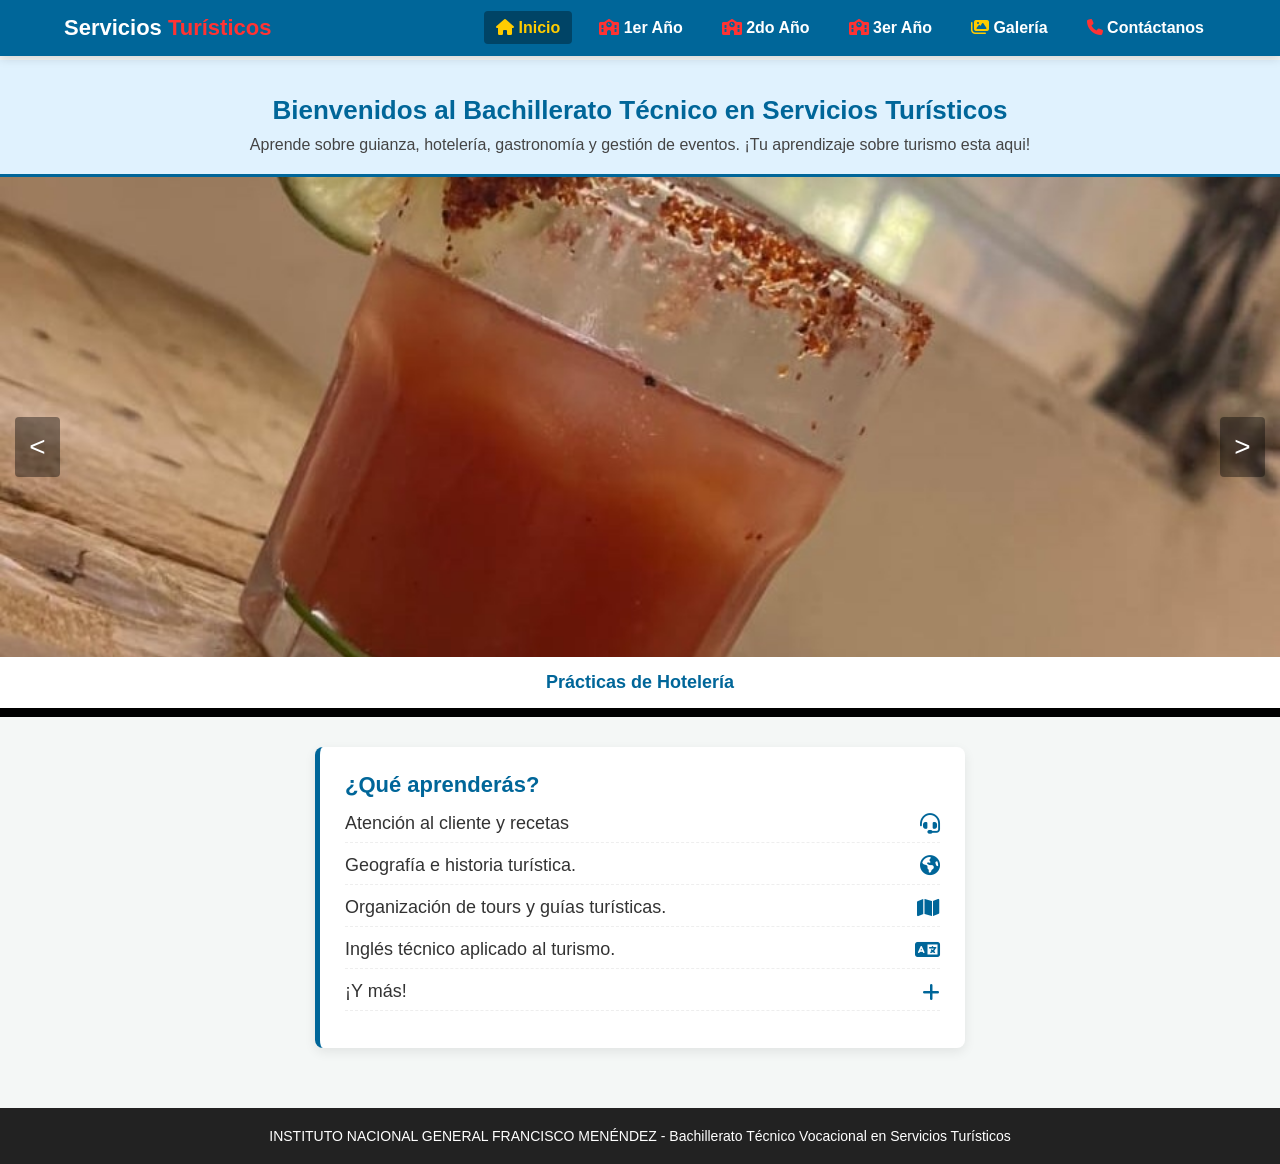
<file: index.html>
<!DOCTYPE html>
<html lang="es">
<head>
    <meta charset="UTF-8">
    <meta name="viewport" content="width=device-width, initial-scale=1.0">
    <title>Bachillerato en Servicios Turísticos</title>
    <link rel="stylesheet" href="https://cdnjs.cloudflare.com/ajax/libs/font-awesome/6.5.1/css/all.min.css">
    <link rel="stylesheet" href="css/style.css">
</head>
<body>

    <header>
        <div class="logo">
            <h1>Servicios <span>Turísticos</span></h1>
        </div>
        <nav>
            <ul>
                <li><a href="index.html"><i class="fa-solid fa-house"></i> Inicio</a></li>
                <li><a href="primer-año.html"><i class="fa-solid fa-school"></i> 1er Año</a></li>
                <li><a href="segundo-año.html"><i class="fa-solid fa-school"></i> 2do Año</a></li>
                <li><a href="tercer-año.html"><i class="fa-solid fa-school"></i> 3er Año</a></li>
                <li><a href="Galeria.html"><i class="fa-solid fa-images"></i> Galería</a></li>
                <li><a href="contactanos.html"><i class="fa-solid fa-phone"></i> Contáctanos</a></li>
            </ul>
        </nav>
    </header>

    <section class="hero">
        <h2>Bienvenidos al Bachillerato Técnico en Servicios Turísticos</h2>
        <p>Aprende sobre guianza, hotelería, gastronomía y gestión de eventos. ¡Tu aprendizaje sobre turismo esta aqui!</p>
    </section>

    <section class="galeria">
        
        <div class="carrusel">
            <button class="btn-carrusel" id="btn-anterior"><</button>
            
            <div class="contenedor-diapositivas">
                <div class="diapositiva activa">
                    <img src="imagenes/bebida.jpeg" alt="Hotelería">
                    <p>Prácticas de Hotelería</p>
                </div>
                <div class="diapositiva">
                    <img src="imagenes/cocina.jpeg" alt="Gastronomía">
                    <p>Servicio de Alimentos y Bebidas</p>
                </div>
                <div class="diapositiva">
                    <img src="imagenes/organizacion.jpeg" alt="Guianza">
                    <p>Organización correcta de platos y manteles</p>
                </div>
                <div class="diapositiva">
                    <img src="imagenes/WhatsApp Image 2026-09-18 at 7.20.49 AM.jpeg" alt="Eventos">
                    <p>Socialización con los compañeros</p>
                </div>
            </div>

            <button class="btn-carrusel" id="btn-siguiente">></button>
        </div>
    </section>

    <section class="aprenderas">
        <div class="info">
            <h3>¿Qué aprenderás?</h3>
            <ul>
                <li>Atención al cliente y recetas <i class="fa-solid fa-headset"></i></li> 
                <li>Geografía e historia turística. <i class="fa-solid fa-earth-americas"></i></li>
                <li>Organización de tours y guías turísticas. <i class="fa-solid fa-map"></i></li>
                <li>Inglés técnico aplicado al turismo. <i class="fa-solid fa-language"></i></li>
                <li>¡Y más! <i class="fa-solid fa-plus"></i></li>
            </ul>
        </div>
    </section>

    <footer>
        <p>INSTITUTO NACIONAL GENERAL FRANCISCO MENÉNDEZ - Bachillerato Técnico Vocacional en Servicios Turísticos</p>
    </footer>

    <script src="js/app.js"></script>
</body>
</html>
</file>
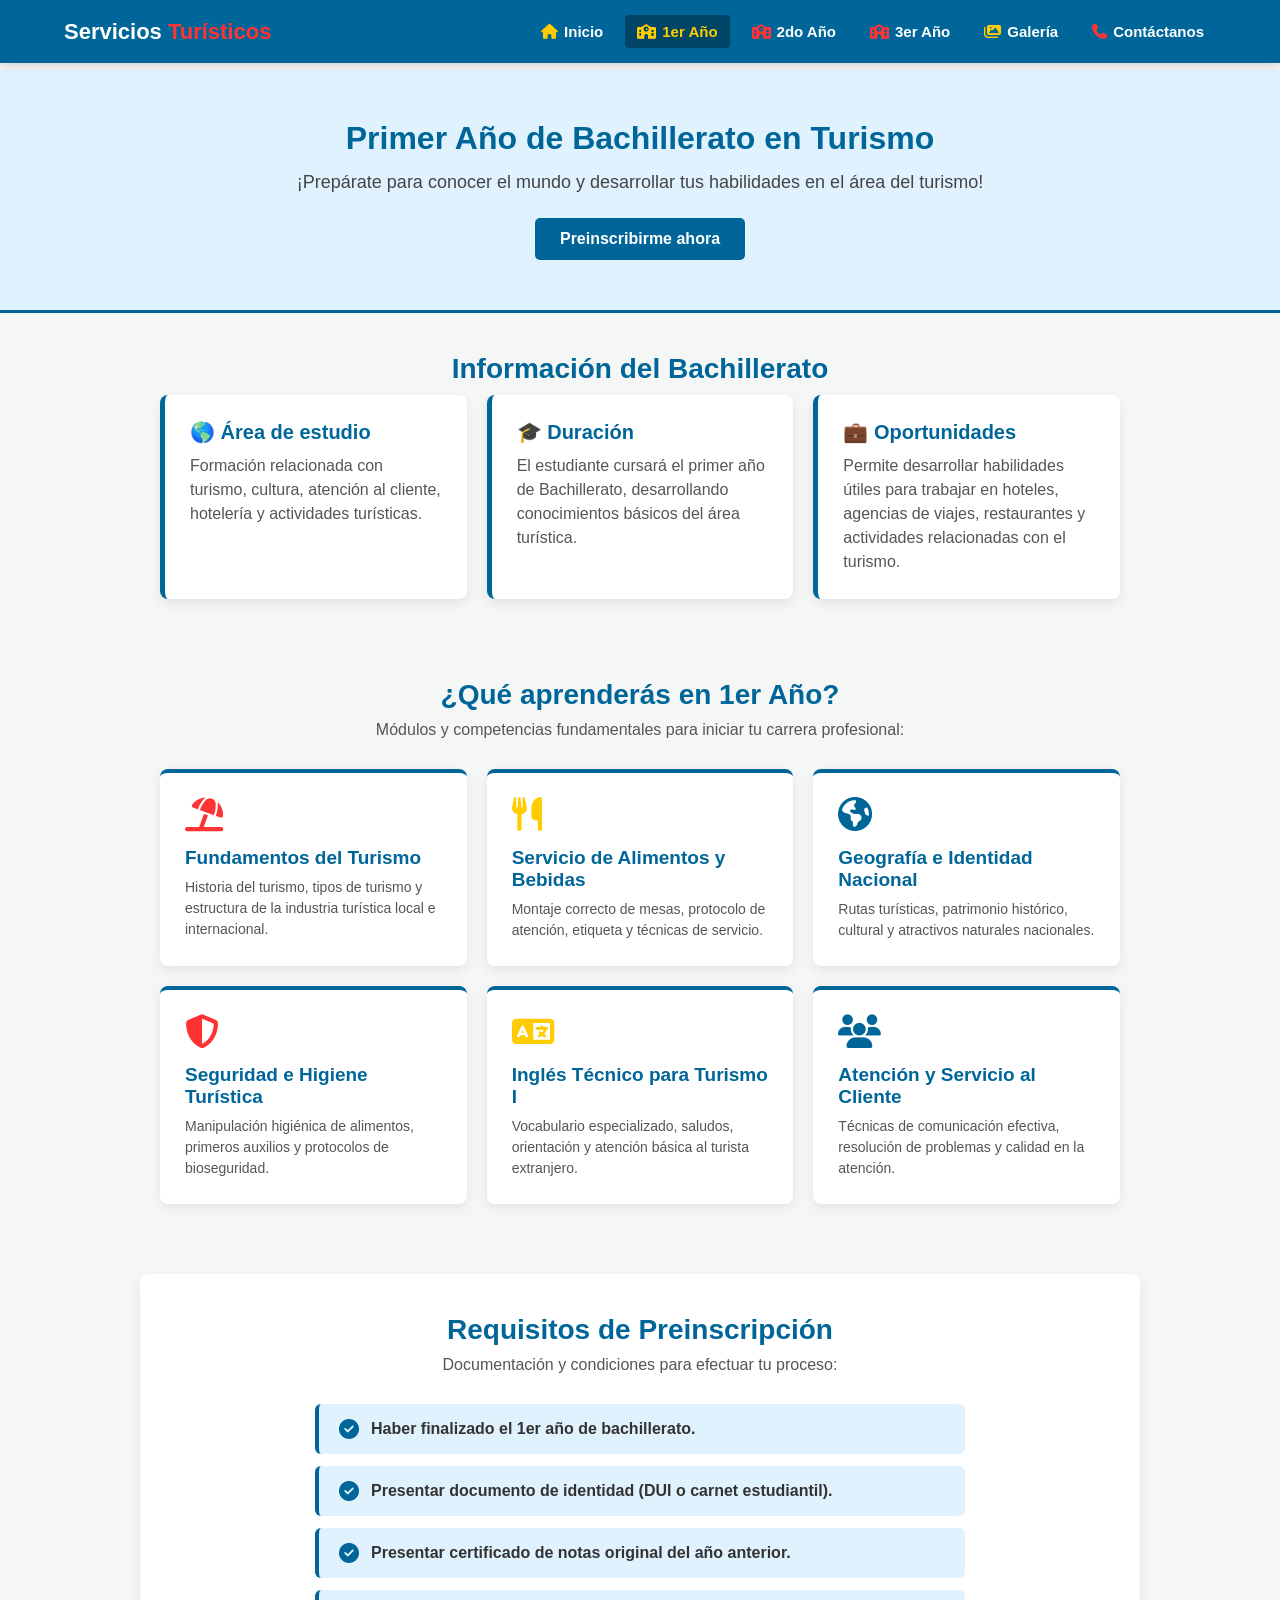
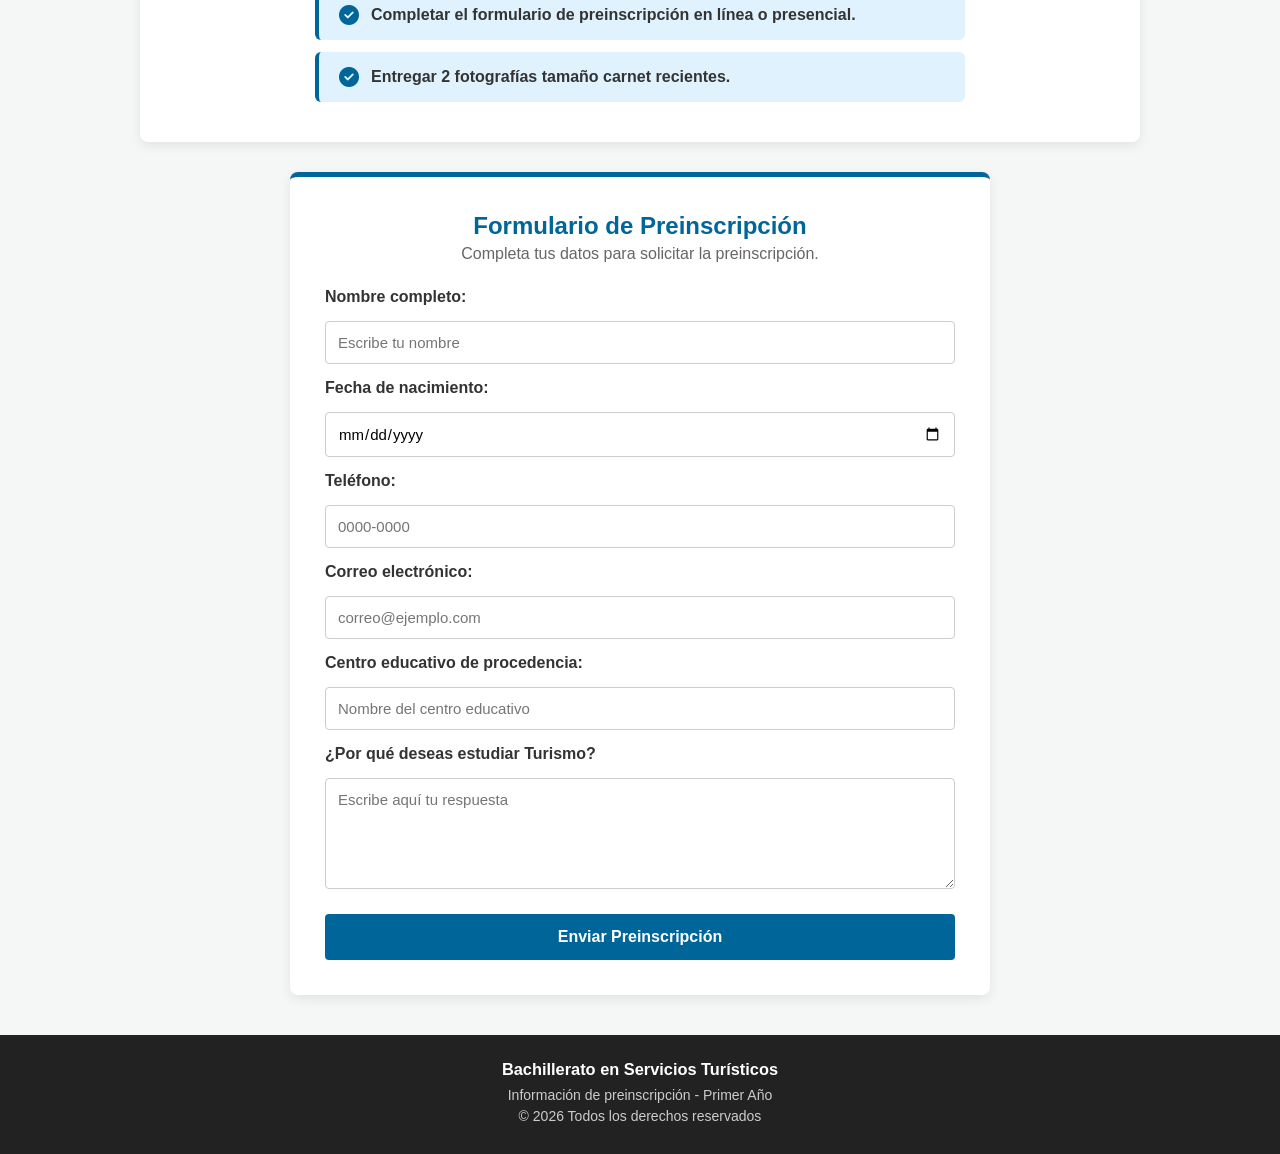
<file: primer-año.html>
<!DOCTYPE html>
<html lang="es">
<head>
    <meta charset="UTF-8">
    <meta name="viewport" content="width=device-width, initial-scale=1.0">
    <title>Preinscripción - Bachillerato en Turismo</title>
    <link rel="stylesheet" href="https://cdnjs.cloudflare.com/ajax/libs/font-awesome/6.5.1/css/all.min.css">
    <link rel="stylesheet" href="css/estilos.css">
</head>

<body>

    <header>
        <div class="logo">
            <h1>Servicios <span>Turísticos</span></h1>
        </div>

        <nav>
            <a href="index.html"><i class="fa-solid fa-house"></i> Inicio</a>
            <a href="primer-año.html" class="active"><i class="fa-solid fa-school"></i> 1er Año</a>
            <a href="segundo-año.html"><i class="fa-solid fa-school"></i> 2do Año</a>
            <a href="tercer-año.html"><i class="fa-solid fa-school"></i> 3er Año</a>
            <a href="Galeria.html"><i class="fa-solid fa-images"></i> Galería</a>
            <a href="contactanos.html"><i class="fa-solid fa-phone"></i> Contáctanos</a>
        </nav>
    </header>

    <section id="inicio" class="inicio">
        <div class="contenido">
            <h1>Primer Año de Bachillerato en Turismo</h1>
            <p>
                ¡Prepárate para conocer el mundo y desarrollar tus habilidades
                en el área del turismo!
            </p>

            <a href="#preinscripcion" class="boton">
                Preinscribirme ahora
            </a>
        </div>
    </section>

    <section id="informacion" class="seccion">
        <h2>Información del Bachillerato</h2>

        <div class="tarjetas">

            <div class="tarjeta">
                <h3>🌎 Área de estudio</h3>
                <p>
                    Formación relacionada con turismo, cultura, atención al
                    cliente, hotelería y actividades turísticas.
                </p>
            </div>

            <div class="tarjeta">
                <h3>🎓 Duración</h3>
                <p>
                    El estudiante cursará el primer año de Bachillerato,
                    desarrollando conocimientos básicos del área turística.
                </p>
            </div>

            <div class="tarjeta">
                <h3>💼 Oportunidades</h3>
                <p>
                    Permite desarrollar habilidades útiles para trabajar en
                    hoteles, agencias de viajes, restaurantes y actividades
                    relacionadas con el turismo.
                </p>
            </div>

        </div>
    </section>


    <section class="seccion">
        <h2>¿Qué aprenderás en 1er Año?</h2>
        <p class="subtitulo-seccion">Módulos y competencias fundamentales para iniciar tu carrera profesional:</p>

        <div class="materias">
            <div>
                <i class="fa-solid fa-umbrella-beach"></i>
                <h4>Fundamentos del Turismo</h4>
                <p>Historia del turismo, tipos de turismo y estructura de la industria turística local e internacional.</p>
            </div>
            <div>
                <i class="fa-solid fa-utensils"></i>
                <h4>Servicio de Alimentos y Bebidas</h4>
                <p>Montaje correcto de mesas, protocolo de atención, etiqueta y técnicas de servicio.</p>
            </div>
            <div>
                <i class="fa-solid fa-earth-americas"></i>
                <h4>Geografía e Identidad Nacional</h4>
                <p>Rutas turísticas, patrimonio histórico, cultural y atractivos naturales nacionales.</p>
            </div>
            <div>
                <i class="fa-solid fa-shield-halved"></i>
                <h4>Seguridad e Higiene Turística</h4>
                <p>Manipulación higiénica de alimentos, primeros auxilios y protocolos de bioseguridad.</p>
            </div>
            <div>
                <i class="fa-solid fa-language"></i>
                <h4>Inglés Técnico para Turismo I</h4>
                <p>Vocabulario especializado, saludos, orientación y atención básica al turista extranjero.</p>
            </div>
            <div>
                <i class="fa-solid fa-users"></i>
                <h4>Atención y Servicio al Cliente</h4>
                <p>Técnicas de comunicación efectiva, resolución de problemas y calidad en la atención.</p>
            </div>
        </div>
    </section>

    <section id="requisitos" class="seccion requisitos">
    <h2>Requisitos de Preinscripción</h2>
    <p class="subtitulo-seccion">Documentación y condiciones para efectuar tu proceso:</p>

    <ul>
        <li><i class="fa-solid fa-circle-check"></i> Haber finalizado el 1er año de bachillerato.</li>
        <li><i class="fa-solid fa-circle-check"></i> Presentar documento de identidad (DUI o carnet estudiantil).</li>
        <li><i class="fa-solid fa-circle-check"></i> Presentar certificado de notas original del año anterior.</li>
        <li><i class="fa-solid fa-circle-check"></i> Completar el formulario de preinscripción en línea o presencial.</li>
        <li><i class="fa-solid fa-circle-check"></i> Entregar 2 fotografías tamaño carnet recientes.</li>
    </ul>
    </section>

    <section id="preinscripcion" class="formulario">
        <h2>Formulario de Preinscripción</h2>
        <p>Completa tus datos para solicitar la preinscripción.</p>

        <form>

            <label for="nombre">Nombre completo:</label>
            <input type="text" id="nombre" placeholder="Escribe tu nombre" required>

            <label for="fecha">Fecha de nacimiento:</label>
            <input type="date" id="fecha" required>

            <label for="telefono">Teléfono:</label>
            <input type="tel" id="telefono" placeholder="0000-0000" required>

            <label for="correo">Correo electrónico:</label>
            <input type="email" id="correo" placeholder="correo@ejemplo.com" required>

            <label for="colegio">Centro educativo de procedencia:</label>
            <input type="text" id="colegio" placeholder="Nombre del centro educativo">

            <label for="comentario">¿Por qué deseas estudiar Turismo?</label>
            <textarea id="comentario" rows="5" placeholder="Escribe aquí tu respuesta"></textarea>

            <button type="submit">Enviar Preinscripción</button>

        </form>
    </section>

    <footer>
        <h3>Bachillerato en Servicios Turísticos</h3>
        <p>Información de preinscripción - Primer Año</p>
        <p>© 2026 Todos los derechos reservados</p>
    </footer>

</body>
</html>
</file>
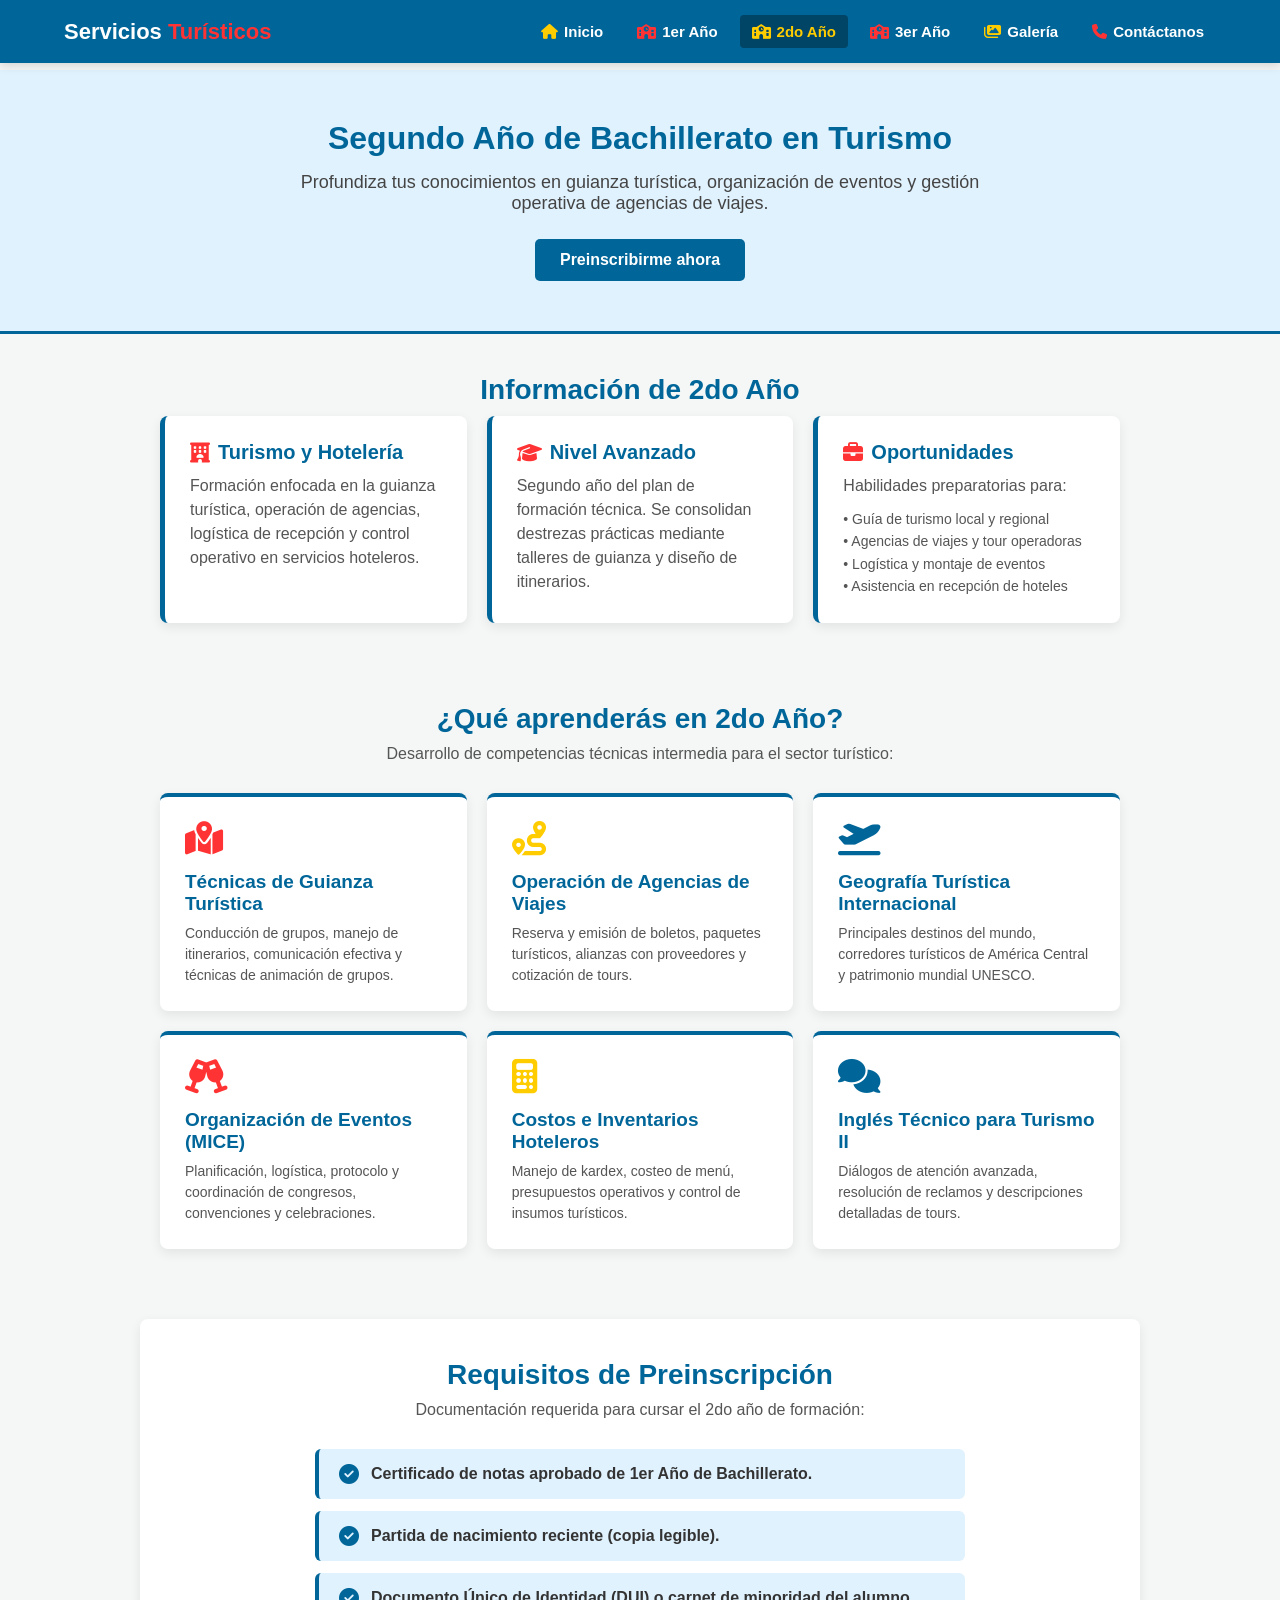
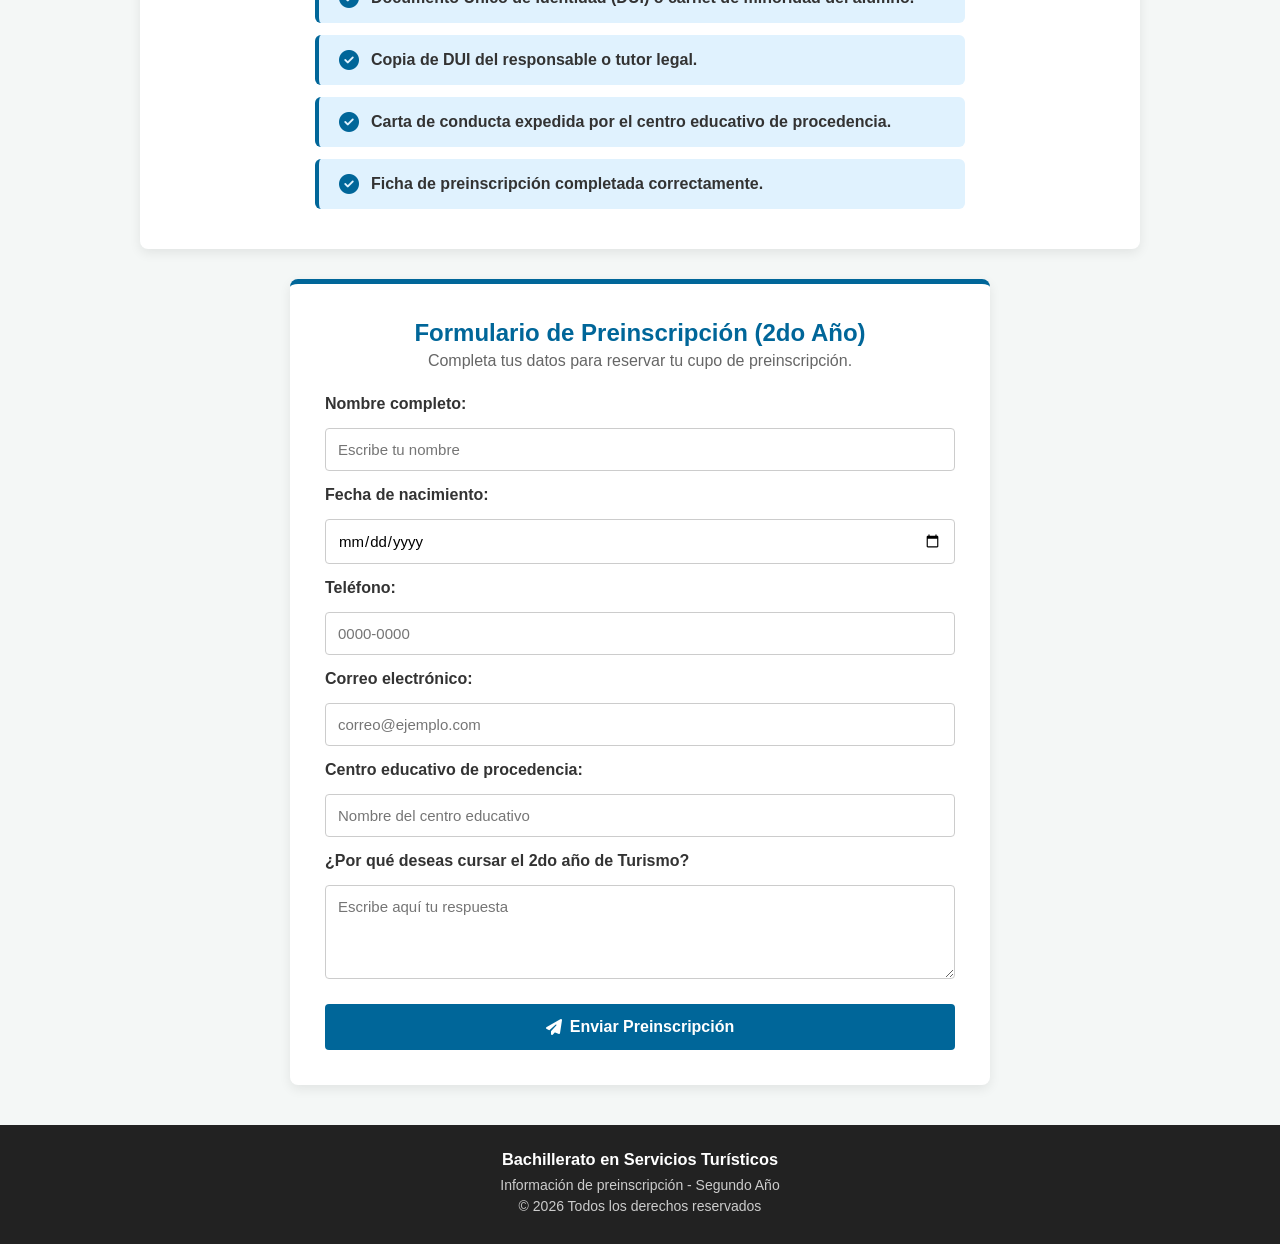
<file: segundo-año.html>
<!DOCTYPE html>
<html lang="es">
<head>
    <meta charset="UTF-8">
    <meta name="viewport" content="width=device-width, initial-scale=1.0">
    <title>2do Año - Bachillerato en Turismo</title>
    <link rel="stylesheet" href="https://cdnjs.cloudflare.com/ajax/libs/font-awesome/6.5.1/css/all.min.css">
    <link rel="stylesheet" href="css/estilos.css">
</head>

<body>

    <header>
        <div class="logo">
            <h1>Servicios <span>Turísticos</span></h1>
        </div>

        <nav>
            <a href="index.html"><i class="fa-solid fa-house"></i> Inicio</a>
            <a href="primer-año.html"><i class="fa-solid fa-school"></i> 1er Año</a>
            <a href="segundo-año.html" class="active"><i class="fa-solid fa-school"></i> 2do Año</a>
            <a href="tercer-año.html"><i class="fa-solid fa-school"></i> 3er Año</a>
            <a href="Galeria.html"><i class="fa-solid fa-images"></i> Galería</a>
            <a href="contactanos.html"><i class="fa-solid fa-phone"></i> Contáctanos</a>
        </nav>
    </header>

    <section id="inicio" class="inicio">
        <div class="contenido">
            <h1>Segundo Año de Bachillerato en Turismo</h1>
            <p>
                Profundiza tus conocimientos en guianza turística, organización de eventos 
                y gestión operativa de agencias de viajes.
            </p>

            <a href="#preinscripcion" id="btn-preinscribirme" class="boton">
                Preinscribirme ahora
            </a>
        </div>
    </section>

    <section id="informacion" class="seccion">
        <h2>Información de 2do Año</h2>

        <div class="tarjetas">

            <div class="tarjeta">
                <h3><i class="fa-solid fa-hotel"></i> Turismo y Hotelería</h3>
                <p>Formación enfocada en la guianza turística, operación de agencias, logística de recepción y control operativo en servicios hoteleros.</p>
            </div>

            <div class="tarjeta">
                <h3><i class="fa-solid fa-graduation-cap"></i> Nivel Avanzado</h3>
                <p>
                    Segundo año del plan de formación técnica. Se consolidan destrezas prácticas mediante talleres de guianza y diseño de itinerarios.
                </p>
            </div>

            <div class="tarjeta">
                <h3><i class="fa-solid fa-briefcase"></i> Oportunidades</h3>
                <p>
                    Habilidades preparatorias para:
                </p>
                <ul class="lista-tarjeta">
                    <li>• Guía de turismo local y regional</li>
                    <li>• Agencias de viajes y tour operadoras</li>
                    <li>• Logística y montaje de eventos</li>
                    <li>• Asistencia en recepción de hoteles</li>
                </ul>
            </div>

        </div>
    </section>

    <section class="seccion">
        <h2>¿Qué aprenderás en 2do Año?</h2>
        <p class="subtitulo-seccion">Desarrollo de competencias técnicas intermedia para el sector turístico:</p>

        <div class="materias">
            <div>
                <i class="fa-solid fa-map-location-dot"></i>
                <h4>Técnicas de Guianza Turística</h4>
                <p>Conducción de grupos, manejo de itinerarios, comunicación efectiva y técnicas de animación de grupos.</p>
            </div>
            <div>
                <i class="fa-solid fa-route"></i>
                <h4>Operación de Agencias de Viajes</h4>
                <p>Reserva y emisión de boletos, paquetes turísticos, alianzas con proveedores y cotización de tours.</p>
            </div>
            <div>
                <i class="fa-solid fa-plane-departure"></i>
                <h4>Geografía Turística Internacional</h4>
                <p>Principales destinos del mundo, corredores turísticos de América Central y patrimonio mundial UNESCO.</p>
            </div>
            <div>
                <i class="fa-solid fa-champagne-glasses"></i>
                <h4>Organización de Eventos (MICE)</h4>
                <p>Planificación, logística, protocolo y coordinación de congresos, convenciones y celebraciones.</p>
            </div>
            <div>
                <i class="fa-solid fa-calculator"></i>
                <h4>Costos e Inventarios Hoteleros</h4>
                <p>Manejo de kardex, costeo de menú, presupuestos operativos y control de insumos turísticos.</p>
            </div>
            <div>
                <i class="fa-solid fa-comments"></i>
                <h4>Inglés Técnico para Turismo II</h4>
                <p>Diálogos de atención avanzada, resolución de reclamos y descripciones detalladas de tours.</p>
            </div>
        </div>
    </section>

    <!-- SECCIÓN DE REQUISITOS AGREGADA -->
    <section id="requisitos" class="seccion requisitos">
        <h2>Requisitos de Preinscripción</h2>
        <p class="subtitulo-seccion">Documentación requerida para cursar el 2do año de formación:</p>

        <ul>
            <li><i class="fa-solid fa-circle-check"></i> Certificado de notas aprobado de 1er Año de Bachillerato.</li>
            <li><i class="fa-solid fa-circle-check"></i> Partida de nacimiento reciente (copia legible).</li>
            <li><i class="fa-solid fa-circle-check"></i> Documento Único de Identidad (DUI) o carnet de minoridad del alumno.</li>
            <li><i class="fa-solid fa-circle-check"></i> Copia de DUI del responsable o tutor legal.</li>
            <li><i class="fa-solid fa-circle-check"></i> Carta de conducta expedida por el centro educativo de procedencia.</li>
            <li><i class="fa-solid fa-circle-check"></i> Ficha de preinscripción completada correctamente.</li>
        </ul>
    </section>

    <section id="preinscripcion" class="formulario">
        <h2>Formulario de Preinscripción (2do Año)</h2>
        <p>Completa tus datos para reservar tu cupo de preinscripción.</p>

        <form id="form-preinscripcion">

            <label for="nombre">Nombre completo:</label>
            <input type="text" id="nombre" placeholder="Escribe tu nombre" required>

            <label for="fecha">Fecha de nacimiento:</label>
            <input type="date" id="fecha" required>

            <label for="telefono">Teléfono:</label>
            <input type="tel" id="telefono" placeholder="0000-0000" required>

            <label for="correo">Correo electrónico:</label>
            <input type="email" id="correo" placeholder="correo@ejemplo.com" required>

            <label for="colegio">Centro educativo de procedencia:</label>
            <input type="text" id="colegio" placeholder="Nombre del centro educativo" required>

            <label for="comentario">¿Por qué deseas cursar el 2do año de Turismo?</label>
            <textarea id="comentario" rows="4" placeholder="Escribe aquí tu respuesta" required></textarea>

            <button type="submit"><i class="fa-solid fa-paper-plane"></i> Enviar Preinscripción</button>

        </form>
    </section>

    <footer>
        <h3>Bachillerato en Servicios Turísticos</h3>
        <p>Información de preinscripción - Segundo Año</p>
        <p>© 2026 Todos los derechos reservados</p>
    </footer>
    <script src="js/apl.js"></script>
</body>
</html>
</file>
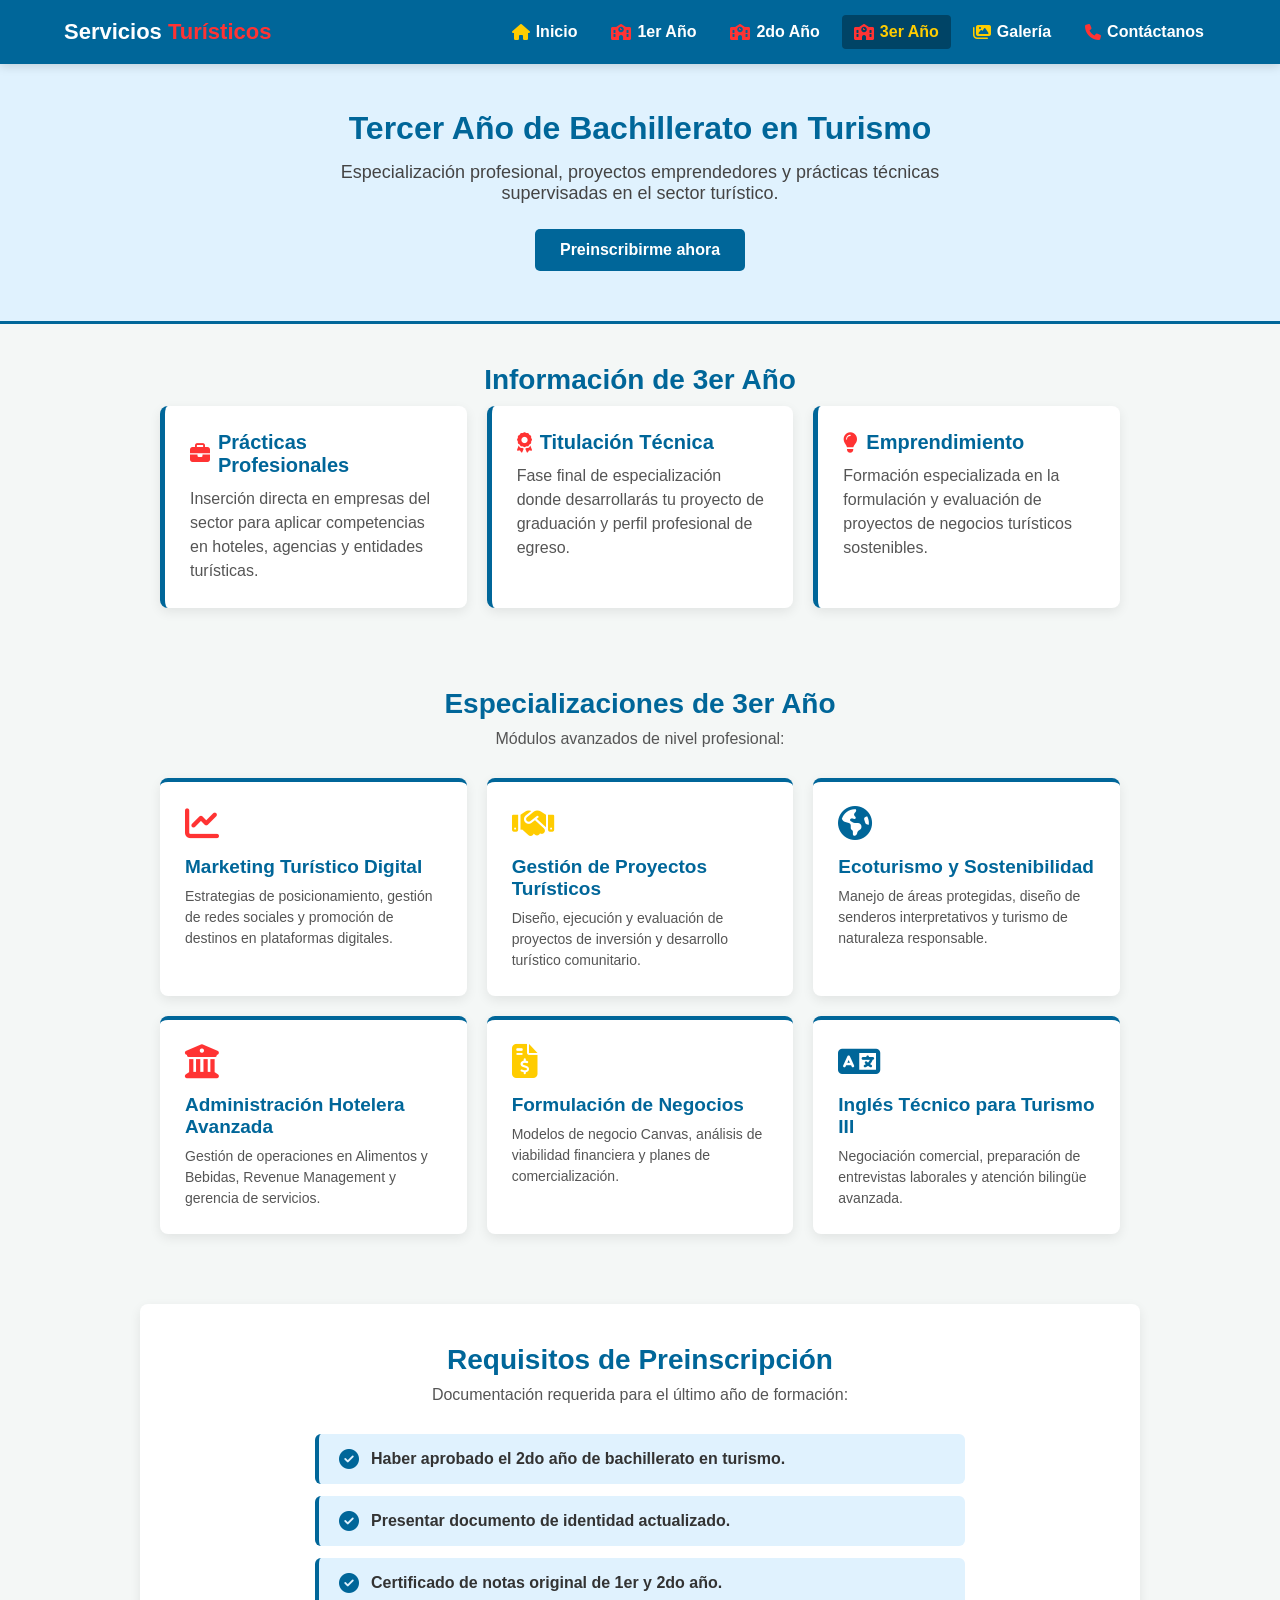
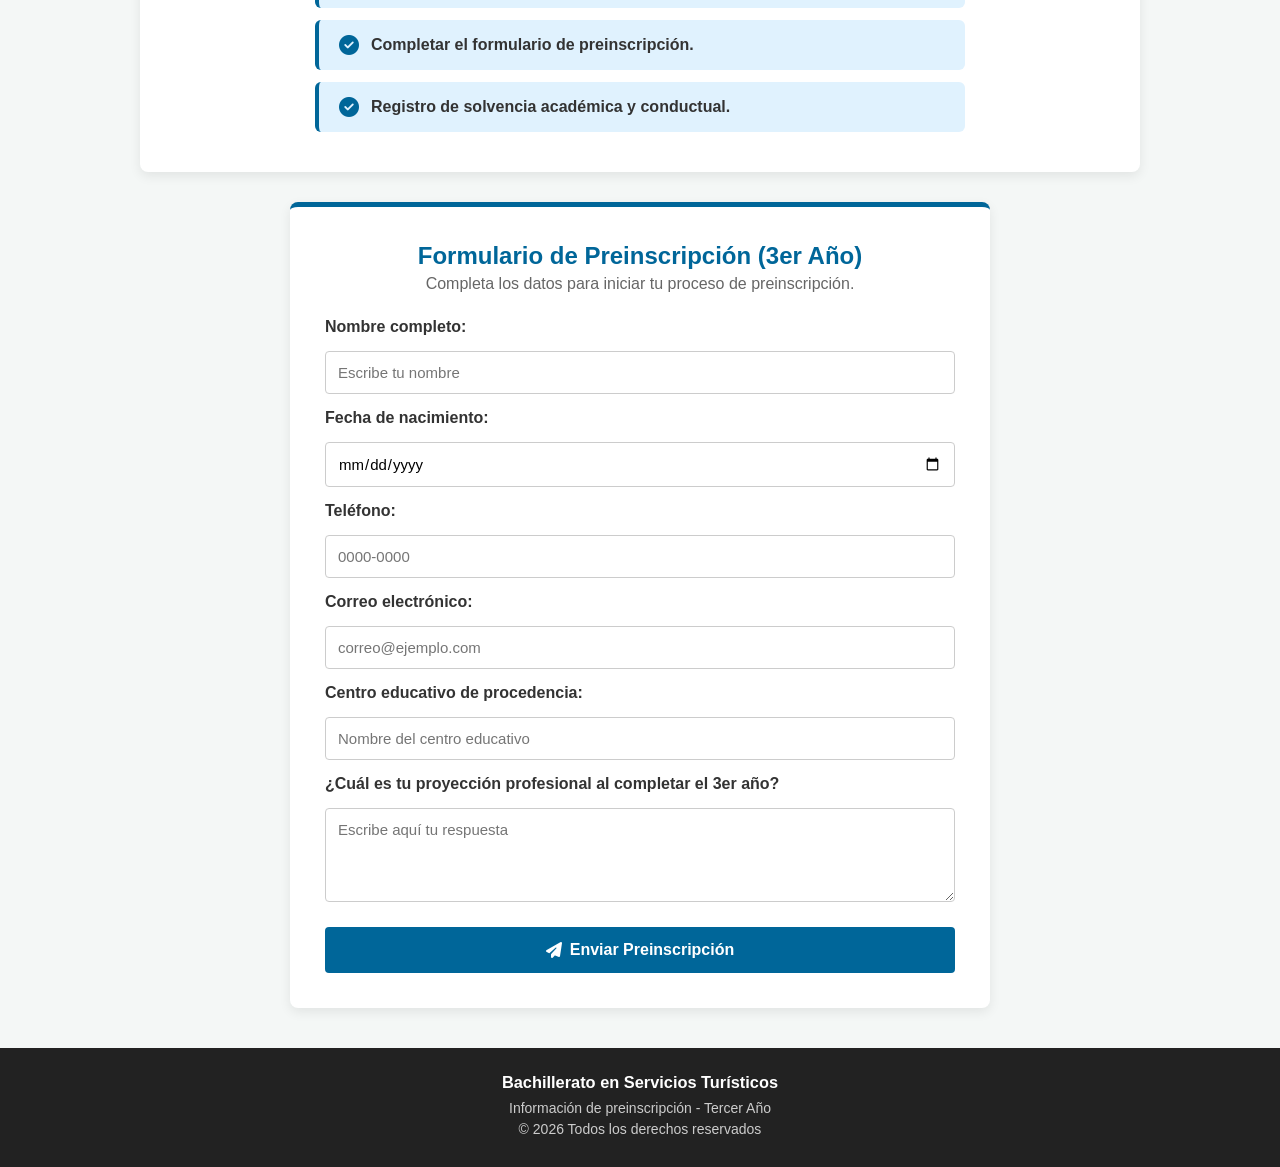
<file: tercer-año.html>
<!DOCTYPE html>
<html lang="es">
<head>
    <meta charset="UTF-8">
    <meta name="viewport" content="width=device-width, initial-scale=1.0">
    <title>3er Año - Bachillerato en Turismo</title>
    <link rel="stylesheet" href="https://cdnjs.cloudflare.com/ajax/libs/font-awesome/6.5.1/css/all.min.css">
    <link rel="stylesheet" href="css/estilo.css">
</head>
<body>

    <header>
        <div class="logo">
            <h1>Servicios <span>Turísticos</span></h1>
        </div>

        <nav>
            <ul>
                <li><a href="index.html"><i class="fa-solid fa-house"></i> Inicio</a></li>
                <li><a href="primer-año.html"><i class="fa-solid fa-school"></i> 1er Año</a></li>
                <li><a href="segundo-año.html"><i class="fa-solid fa-school"></i> 2do Año</a></li>
                <li><a href="tercer-año.html" class="active"><i class="fa-solid fa-school"></i> 3er Año</a></li>
                <li><a href="Galeria.html"><i class="fa-solid fa-images"></i> Galería</a></li>
                <li><a href="contactanos.html"><i class="fa-solid fa-phone"></i> Contáctanos</a></li>
            </ul>
        </nav>
    </header>

    <section id="inicio" class="hero">
        <div class="contenido">
            <h2>Tercer Año de Bachillerato en Turismo</h2>
            <p>Especialización profesional, proyectos emprendedores y prácticas técnicas supervisadas en el sector turístico.</p>
            <a href="#preinscripcion" id="btn-preinscribirme" class="boton">Preinscribirme ahora</a>
        </div>
    </section>

    <section id="informacion" class="seccion">
        <h2>Información de 3er Año</h2>
        <div class="tarjetas">
            <div class="tarjeta">
                <h3><i class="fa-solid fa-briefcase"></i> Prácticas Profesionales</h3>
                <p>Inserción directa en empresas del sector para aplicar competencias en hoteles, agencias y entidades turísticas.</p>
            </div>
            <div class="tarjeta">
                <h3><i class="fa-solid fa-award"></i> Titulación Técnica</h3>
                <p>Fase final de especialización donde desarrollarás tu proyecto de graduación y perfil profesional de egreso.</p>
            </div>
            <div class="tarjeta">
                <h3><i class="fa-solid fa-lightbulb"></i> Emprendimiento</h3>
                <p>Formación especializada en la formulación y evaluación de proyectos de negocios turísticos sostenibles.</p>
            </div>
        </div>
    </section>

    <section class="seccion">
        <h2>Especializaciones de 3er Año</h2>
        <p class="subtitulo-seccion">Módulos avanzados de nivel profesional:</p>

        <div class="materias">
            <div>
                <i class="fa-solid fa-chart-line"></i>
                <h4>Marketing Turístico Digital</h4>
                <p>Estrategias de posicionamiento, gestión de redes sociales y promoción de destinos en plataformas digitales.</p>
            </div>
            <div>
                <i class="fa-solid fa-handshake"></i>
                <h4>Gestión de Proyectos Turísticos</h4>
                <p>Diseño, ejecución y evaluación de proyectos de inversión y desarrollo turístico comunitario.</p>
            </div>
            <div>
                <i class="fa-solid fa-earth-americas"></i>
                <h4>Ecoturismo y Sostenibilidad</h4>
                <p>Manejo de áreas protegidas, diseño de senderos interpretativos y turismo de naturaleza responsable.</p>
            </div>
            <div>
                <i class="fa-solid fa-building-columns"></i>
                <h4>Administración Hotelera Avanzada</h4>
                <p>Gestión de operaciones en Alimentos y Bebidas, Revenue Management y gerencia de servicios.</p>
            </div>
            <div>
                <i class="fa-solid fa-file-invoice-dollar"></i>
                <h4>Formulación de Negocios</h4>
                <p>Modelos de negocio Canvas, análisis de viabilidad financiera y planes de comercialización.</p>
            </div>
            <div>
                <i class="fa-solid fa-language"></i>
                <h4>Inglés Técnico para Turismo III</h4>
                <p>Negociación comercial, preparación de entrevistas laborales y atención bilingüe avanzada.</p>
            </div>
        </div>
    </section>

    <section id="requisitos" class="seccion requisitos">
        <h2>Requisitos de Preinscripción</h2>
        <p class="subtitulo-seccion">Documentación requerida para el último año de formación:</p>

        <ul>
            <li><i class="fa-solid fa-circle-check"></i> Haber aprobado el 2do año de bachillerato en turismo.</li>
            <li><i class="fa-solid fa-circle-check"></i> Presentar documento de identidad actualizado.</li>
            <li><i class="fa-solid fa-circle-check"></i> Certificado de notas original de 1er y 2do año.</li>
            <li><i class="fa-solid fa-circle-check"></i> Completar el formulario de preinscripción.</li>
            <li><i class="fa-solid fa-circle-check"></i> Registro de solvencia académica y conductual.</li>
        </ul>
    </section>

    <section id="preinscripcion" class="formulario">
        <h2>Formulario de Preinscripción (3er Año)</h2>
        <p>Completa los datos para iniciar tu proceso de preinscripción.</p>

        <form id="form-preinscripcion">
            <label for="nombre">Nombre completo:</label>
            <input type="text" id="nombre" placeholder="Escribe tu nombre" required>

            <label for="fecha">Fecha de nacimiento:</label>
            <input type="date" id="fecha" required>

            <label for="telefono">Teléfono:</label>
            <input type="tel" id="telefono" placeholder="0000-0000" required>

            <label for="correo">Correo electrónico:</label>
            <input type="email" id="correo" placeholder="correo@ejemplo.com" required>

            <label for="colegio">Centro educativo de procedencia:</label>
            <input type="text" id="colegio" placeholder="Nombre del centro educativo">

            <label for="comentario">¿Cuál es tu proyección profesional al completar el 3er año?</label>
            <textarea id="comentario" rows="4" placeholder="Escribe aquí tu respuesta"></textarea>

            <button type="submit"><i class="fa-solid fa-paper-plane"></i> Enviar Preinscripción</button>
        </form>
    </section>

    <footer>
        <h3>Bachillerato en Servicios Turísticos</h3>
        <p>Información de preinscripción - Tercer Año</p>
        <p>© 2026 Todos los derechos reservados</p>
    </footer>
    <script src="js/ap.js"></script>
</body>
</html>
</file>
<file: css/style.css>
* {
    margin: 0;
    padding: 0;
    box-sizing: border-box;
    font-family: 'Segoe UI', Tahoma, Geneva, Verdana, sans-serif;
}

body {
    background-color: #f4f7f6;
    color: #333;
    padding-top: 60px;
}

header {
    background-color: #006699;
    color: white;
    display: flex;
    justify-content: space-between;
    align-items: center;
    padding: 15px 5%;
    position: fixed;
    top: 0;
    left: 0;
    width: 100%;
    z-index: 1000;
    box-shadow: 0 2px 10px rgba(0, 0, 0, 0.15);
}

.logo h1 {
    font-size: 22px;
}

.logo span {
    color: #ff3333;
}

nav ul {
    display: flex;
    list-style: none;
}

nav ul li {
    margin-left: 15px;
}

nav ul li a {
    color: white;
    text-decoration: none;
    font-weight: bold;
    padding: 8px 12px;
    border-radius: 4px;
    transition: background-color 0.3s, color 0.3s;
}

nav ul li a:hover, 
nav ul li a.active {
    background-color: #004466;
    color: #ffcc00;
}


nav a .fa-house {
    color: #ffcc00;
}

nav a .fa-school {
    color: #ff3333;
}

nav a .fa-images {
    color: #ffcc00;
}

nav a .fa-phone {
    color: #ff3333;
}

.hero {
    text-align: center;
    padding: 35px 20px 20px 20px;
    background-color: #e0f2fe;
    border-bottom: 3px solid #006699;
}

.hero h2 {
    color: #006699;
    margin-top: 0;
    margin-bottom: 10px;
    font-size: 26px;
}

.hero p {
    margin: 0;
    font-size: 16px;
    color: #444;
}

.galeria {
    text-align: center;
    width: 100%;
    margin-top: 0;
    padding-top: 0;
}

.carrusel {
    display: flex;
    align-items: center;
    justify-content: center;    
    width: 100%;
    margin: 0 auto;
    position: relative;
    background-color: #111;
    overflow: hidden;
}

.contenedor-diapositivas {
    width: 100%;
    position: relative;
    background-color: #000;
    min-height: 540px; 
}

.diapositiva {
    position: absolute;
    top: 0;
    left: 0;
    width: 100%;
    opacity: 0;
    pointer-events: none;
    transition: transform 0.6s cubic-bezier(0.25, 1, 0.5, 1), opacity 0.6s ease-in-out;
}

.diapositiva.activa {
    position: relative;
    opacity: 1;
    transform: translateX(0);
    pointer-events: auto;
}

.diapositiva.desplazar-izquierda {
    transform: translateX(-100%);
    opacity: 0;
}

.diapositiva.desplazar-derecha {
    transform: translateX(100%);
    opacity: 0;
}

.diapositiva.preparar-izquierda {
    transform: translateX(-100%);
    opacity: 0;
}

.diapositiva.preparar-derecha {
    transform: translateX(100%);
    opacity: 0;
}

.diapositiva img {
    width: 100%;
    max-width: 100%;
    height: 480px;
    object-fit: cover;
    display: block;
}

.diapositiva p {
    padding: 15px;
    font-size: 18px;
    font-weight: bold;
    color: #006699;
    background-color: #ffffff;
    box-shadow: 0 -2px 5px rgba(0,0,0,0.05);
}

.btn-carrusel {
    position: absolute;
    top: 50%;
    transform: translateY(-50%);
    z-index: 10;
    color: white;
    background-color: rgba(0, 0, 0, 0.4);
    border: none;
    font-size: 28px;
    width: 45px;
    height: 60px;
    cursor: pointer;
    border-radius: 4px;
    transition: background-color 0.3s;
    user-select: none;
    display: flex;
    align-items: center;
    justify-content: center;
}

.btn-carrusel:first-child {
    left: 15px;
}

.btn-carrusel:last-child {
    right: 15px;
}

.btn-carrusel:hover {
    background-color: rgba(0, 102, 153, 0.85);
}

.aprenderas {
    display: flex;
    justify-content: center;
    padding: 30px 20px;
    font-size: 18px;
}

.info {
    background-color: white;
    padding: 25px;
    border-radius: 8px;
    max-width: 650px;
    width: 100%;
    border-left: 5px solid #006699;
    box-shadow: 0 4px 12px rgba(0,0,0,0.08);
}

.info h3 {
    margin-bottom: 15px;
    color: #006699;
    font-size: 22px;
}

.info ul {
    list-style: none;
    padding-left: 0;
}

.info li {
    margin-bottom: 12px;
    display: flex;
    align-items: center;
    justify-content: space-between;
    border-bottom: 1px dashed #eee;
    padding-bottom: 8px;
}

.info li i {
    color: #006699;
    font-size: 20px;
}

footer {
    text-align: center;
    background-color: #222;
    color: white;
    padding: 20px;
    margin-top: 30px;
    font-size: 14px;
}
</file>
<file: css/estilos.css>
/* ==========================================
   RESET Y ESTILOS BASE
   ========================================== */
* {
    margin: 0;
    padding: 0;
    box-sizing: border-box;
    font-family: 'Segoe UI', Tahoma, Geneva, Verdana, sans-serif;
}

html {
    scroll-behavior: smooth;
}

body {
    background-color: #f4f7f6;
    color: #333;
    padding-top: 70px;
}

img {
    max-width: 100%;
    height: auto;
}

/* ==========================================
   HEADER Y NAVEGACIÓN
   ========================================== */
header {
    background-color: #006699;
    color: white;
    display: flex;
    justify-content: space-between;
    align-items: center;
    padding: 15px 5%;
    position: fixed;
    top: 0;
    left: 0;
    width: 100%;
    z-index: 1000;
    box-shadow: 0 2px 10px rgba(0, 0, 0, 0.15);
}

.logo h1 {
    font-size: 22px;
    font-weight: bold;
    color: #ffffff;
}

.logo span {
    color: #ff3333;
}

nav {
    display: flex;
    gap: 10px;
}

nav a {
    color: white;
    text-decoration: none;
    font-weight: bold;
    padding: 8px 12px;
    border-radius: 4px;
    transition: background-color 0.3s, color 0.3s;
    display: flex;
    align-items: center;
    gap: 6px;
    font-size: 15px;
}

nav a:hover, 
nav a.active {
    background-color: #004466;
    color: #ffcc00;
}

nav a .fa-house { color: #ffcc00; }
nav a .fa-school { color: #ff3333; }
nav a .fa-images { color: #ffcc00; }
nav a .fa-phone { color: #ff3333; }

nav a:hover i,
nav a.active i {
    color: #ffcc00;
}

/* ==========================================
   SECCIONES Y CONTENIDOS
   ========================================== */
.inicio {
    text-align: center;
    padding: 50px 20px;
    background-color: #e0f2fe;
    border-bottom: 3px solid #006699;
}

.contenido h1 {
    color: #006699;
    font-size: 32px;
    margin-bottom: 15px;
}

.contenido p {
    font-size: 18px;
    color: #444;
    max-width: 700px;
    margin: 0 auto 25px auto;
}

.boton {
    display: inline-block;
    background-color: #006699;
    color: white;
    padding: 12px 25px;
    text-decoration: none;
    font-weight: bold;
    border-radius: 5px;
    transition: background-color 0.3s, color 0.3s;
}

.boton:hover {
    background-color: #004466;
    color: #ffcc00;
}

.seccion {
    padding: 40px 20px;
    max-width: 1000px;
    margin: 0 auto;
}

.seccion h2 {
    text-align: center;
    color: #006699;
    font-size: 28px;
    margin-bottom: 10px;
}

.subtitulo-seccion {
    text-align: center;
    color: #555;
    margin-bottom: 30px;
    font-size: 16px;
}

/* ==========================================
   TARJETAS Y CUADRÍCULAS
   ========================================== */
.tarjetas, .materias {
    display: grid;
    grid-template-columns: repeat(auto-fit, minmax(280px, 1fr));
    gap: 20px;
}

.tarjeta {
    background-color: white;
    padding: 25px;
    border-radius: 8px;
    border-left: 5px solid #006699;
    box-shadow: 0 4px 12px rgba(0, 0, 0, 0.08);
}

.tarjeta h3 {
    color: #006699;
    margin-bottom: 10px;
    font-size: 20px;
    display: flex;
    align-items: center;
    gap: 8px;
}

.tarjeta h3 i { color: #ff3333; }

.tarjeta p, .lista-tarjeta {
    color: #555;
    line-height: 1.5;
}

.lista-tarjeta {
    list-style: none;
    margin-top: 10px;
    font-size: 14px;
    line-height: 1.6;
}

.materias div {
    background-color: white;
    padding: 25px;
    text-align: left;
    border-radius: 8px;
    box-shadow: 0 4px 12px rgba(0, 0, 0, 0.08);
    border-top: 4px solid #006699;
    transition: transform 0.3s ease, box-shadow 0.3s ease;
}

.materias div:hover {
    transform: translateY(-5px);
    box-shadow: 0 6px 16px rgba(0, 0, 0, 0.12);
}

.materias div i {
    font-size: 34px;
    margin-bottom: 15px;
    display: block;
}

.materias div:nth-child(1) i { color: #ff3333; }
.materias div:nth-child(2) i { color: #ffcc00; }
.materias div:nth-child(3) i { color: #006699; }
.materias div:nth-child(4) i { color: #ff3333; }
.materias div:nth-child(5) i { color: #ffcc00; }
.materias div:nth-child(6) i { color: #006699; }

.materias div h4 {
    color: #006699;
    font-size: 19px;
    margin-bottom: 8px;
}

.materias div p {
    color: #555;
    font-size: 14px;
    line-height: 1.5;
}

/* ==========================================
   REQUISITOS DE PREINSCRIPCIÓN
   ========================================== */
.requisitos {
    background-color: #ffffff;
    border-radius: 8px;
    box-shadow: 0 4px 12px rgba(0, 0, 0, 0.08);
    margin: 30px auto;
}

.requisitos ul {
    list-style: none;
    max-width: 650px;
    margin: 0 auto;
    display: flex;
    flex-direction: column;
    gap: 12px;
}

.requisitos li {
    background-color: #e0f2fe;
    color: #333;
    padding: 15px 20px;
    border-radius: 6px;
    font-size: 16px;
    font-weight: 600;
    display: flex;
    align-items: center;
    gap: 12px;
    border-left: 4px solid #006699;
    transition: transform 0.2s ease, background-color 0.2s ease;
}

.requisitos li:hover {
    transform: translateX(5px);
    background-color: #d0e8fc;
}

.requisitos li i {
    color: #006699;
    font-size: 20px;
}

/* ==========================================
   FORMULARIO Y FOOTER
   ========================================== */
.formulario {
    background-color: white;
    max-width: 700px;
    margin: 30px auto;
    padding: 35px;
    border-radius: 8px;
    box-shadow: 0 4px 12px rgba(0, 0, 0, 0.08);
    border-top: 5px solid #006699;
}

.formulario h2 {
    color: #006699;
    margin-bottom: 5px;
    text-align: center;
}

.formulario p {
    text-align: center;
    color: #666;
    margin-bottom: 25px;
}

.formulario form {
    display: flex;
    flex-direction: column;
    gap: 15px;
}

.formulario label {
    font-weight: bold;
    color: #333;
}

.formulario input, 
.formulario textarea {
    width: 100%;
    padding: 12px;
    border: 1px solid #ccc;
    border-radius: 4px;
    font-size: 15px;
    transition: border-color 0.3s;
}

.formulario input:focus, 
.formulario textarea:focus {
    outline: none;
    border-color: #006699;
}

.formulario button {
    background-color: #006699;
    color: white;
    border: none;
    padding: 14px;
    font-size: 16px;
    font-weight: bold;
    border-radius: 4px;
    cursor: pointer;
    transition: background-color 0.3s, color 0.3s;
    margin-top: 10px;
    display: flex;
    align-items: center;
    justify-content: center;
    gap: 8px;
}

.formulario button:hover {
    background-color: #004466;
    color: #ffcc00;
}

footer {
    text-align: center;
    background-color: #222;
    color: white;
    padding: 25px 15px;
    margin-top: 40px;
    font-size: 14px;
}

footer h3 {
    margin-bottom: 8px;
    color: #ffffff;
}

footer p {
    color: #ccc;
    margin-bottom: 5px;
}

/* ==========================================
   REGISTRO RESPONSIVO (MEDIA QUERIES)
   ========================================== */

/* Tablets (Máximo 992px) */
@media (max-width: 992px) {
    header {
        padding: 12px 3%;
    }

    nav {
        gap: 6px;
    }

    nav a {
        padding: 6px 10px;
        font-size: 14px;
    }

    .seccion {
        padding: 30px 15px;
    }
}

/* Celulares / Móviles (Máximo 768px) */
@media (max-width: 768px) {
    body {
        padding-top: 110px; /* Ajuste para evitar solapamiento del header fijo */
    }

    header {
        flex-direction: column;
        gap: 10px;
        padding: 12px 15px;
    }

    .logo h1 {
        font-size: 20px;
        text-align: center;
    }

    nav {
        flex-wrap: wrap;
        justify-content: center;
        gap: 4px;
        width: 100%;
    }

    nav a {
        padding: 6px 8px;
        font-size: 12px;
    }

    .contenido h1 {
        font-size: 24px;
    }

    .contenido p {
        font-size: 15px;
    }

    .seccion h2 {
        font-size: 22px;
    }

    .tarjetas, .materias {
        grid-template-columns: 1fr; /* Pasa a una sola columna */
    }

    .requisitos li {
        font-size: 14px;
        padding: 12px 15px;
    }

    .formulario {
        padding: 20px;
        margin: 20px 10px;
    }

    .formulario input, 
    .formulario textarea {
        padding: 10px;
        font-size: 14px;
    }
}

/* Pantallas Pequeñas (Máximo 480px) */
@media (max-width: 480px) {
    body {
        padding-top: 130px;
    }

    nav a {
        font-size: 11px;
        padding: 5px 6px;
        gap: 4px;
    }

    .boton {
        width: 100%;
        text-align: center;
    }

    .requisitos li i {
        font-size: 16px;
    }
}
</file>
<file: css/estilo.css>
* {
    margin: 0;
    padding: 0;
    box-sizing: border-box;
    font-family: 'Segoe UI', Tahoma, Geneva, Verdana, sans-serif;
}

html {
    scroll-behavior: smooth;
}

body {
    background-color: #f4f7f6;
    color: #333;
    padding-top: 60px;
}

/* Regla preventiva global para imágenes */
img {
    max-width: 100%;
    height: auto;
}

header {
    background-color: #006699;
    color: white;
    display: flex;
    justify-content: space-between;
    align-items: center;
    padding: 15px 5%;
    position: fixed;
    top: 0;
    left: 0;
    width: 100%;
    z-index: 1000;
    box-shadow: 0 2px 10px rgba(0, 0, 0, 0.15);
}

.logo h1 {
    font-size: 22px;
}

.logo span {
    color: #ff3333;
}

nav ul {
    display: flex;
    list-style: none;
    gap: 10px;
}

nav ul li a {
    color: white;
    text-decoration: none;
    font-weight: bold;
    padding: 8px 12px;
    border-radius: 4px;
    transition: background-color 0.3s, color 0.3s;
    display: flex;
    align-items: center;
    gap: 6px;
}

nav ul li a:hover, 
nav ul li a.active {
    background-color: #004466;
    color: #ffcc00;
}

nav a .fa-house { color: #ffcc00; }
nav a .fa-school { color: #ff3333; }
nav a .fa-images { color: #ffcc00; }
nav a .fa-phone { color: #ff3333; }

.hero {
    text-align: center;
    padding: 50px 20px;
    background-color: #e0f2fe;
    border-bottom: 3px solid #006699;
}

.hero h2 {
    color: #006699;
    font-size: 32px;
    margin-bottom: 15px;
}

.hero p {
    font-size: 18px;
    color: #444;
    max-width: 700px;
    margin: 0 auto 25px auto;
}

.boton {
    display: inline-block;
    background-color: #006699;
    color: white;
    padding: 12px 25px;
    text-decoration: none;
    font-weight: bold;
    border-radius: 5px;
    transition: background-color 0.3s, color 0.3s;
}

.boton:hover {
    background-color: #004466;
    color: #ffcc00;
}

.seccion {
    padding: 40px 20px;
    max-width: 1000px;
    margin: 0 auto;
}

.seccion h2 {
    text-align: center;
    color: #006699;
    font-size: 28px;
    margin-bottom: 10px;
}

.subtitulo-seccion {
    text-align: center;
    color: #555;
    margin-bottom: 30px;
    font-size: 16px;
}

.tarjetas {
    display: grid;
    grid-template-columns: repeat(auto-fit, minmax(280px, 1fr));
    gap: 20px;
}

.tarjeta {
    background-color: white;
    padding: 25px;
    border-radius: 8px;
    border-left: 5px solid #006699;
    box-shadow: 0 4px 12px rgba(0, 0, 0, 0.08);
}

.tarjeta h3 {
    color: #006699;
    margin-bottom: 10px;
    font-size: 20px;
    display: flex;
    align-items: center;
    gap: 8px;
}

.tarjeta h3 i {
    color: #ff3333;
}

.tarjeta p {
    color: #555;
    line-height: 1.5;
}

.materias {
    display: grid;
    grid-template-columns: repeat(auto-fit, minmax(280px, 1fr));
    gap: 20px;
}

.materias div {
    background-color: white;
    padding: 25px;
    text-align: left;
    border-radius: 8px;
    box-shadow: 0 4px 12px rgba(0, 0, 0, 0.08);
    border-top: 4px solid #006699;
    transition: transform 0.3s ease, box-shadow 0.3s ease;
}

.materias div:hover {
    transform: translateY(-5px);
    box-shadow: 0 6px 16px rgba(0, 0, 0, 0.12);
}

.materias div i {
    font-size: 34px;
    margin-bottom: 15px;
    display: block;
}

.materias div:nth-child(1) i { color: #ff3333; }
.materias div:nth-child(2) i { color: #ffcc00; }
.materias div:nth-child(3) i { color: #006699; }
.materias div:nth-child(4) i { color: #ff3333; }
.materias div:nth-child(5) i { color: #ffcc00; }
.materias div:nth-child(6) i { color: #006699; }

.materias div h4 {
    color: #006699;
    font-size: 19px;
    margin-bottom: 8px;
}

.materias div p {
    color: #555;
    font-size: 14px;
    line-height: 1.5;
}

.requisitos {
    background-color: #ffffff;
    border-radius: 8px;
    box-shadow: 0 4px 12px rgba(0, 0, 0, 0.08);
    margin: 30px auto;
}

.requisitos ul {
    list-style: none;
    max-width: 650px;
    margin: 0 auto;
    display: flex;
    flex-direction: column;
    gap: 12px;
}

.requisitos li {
    background-color: #e0f2fe;
    color: #333;
    padding: 15px 20px;
    border-radius: 6px;
    font-size: 16px;
    font-weight: 600;
    display: flex;
    align-items: center;
    gap: 12px;
    border-left: 4px solid #006699;
    transition: transform 0.2s ease, background-color 0.2s ease;
}

.requisitos li:hover {
    transform: translateX(5px);
    background-color: #d0e8fc;
}

.requisitos li i {
    color: #006699;
    font-size: 20px;
}

.formulario {
    background-color: white;
    max-width: 700px;
    margin: 30px auto;
    padding: 35px;
    border-radius: 8px;
    box-shadow: 0 4px 12px rgba(0, 0, 0, 0.08);
    border-top: 5px solid #006699;
}

.formulario h2 {
    color: #006699;
    margin-bottom: 5px;
    text-align: center;
}

.formulario p {
    text-align: center;
    color: #666;
    margin-bottom: 25px;
}

.formulario form {
    display: flex;
    flex-direction: column;
    gap: 15px;
}

.formulario label {
    font-weight: bold;
    color: #333;
}

.formulario input, 
.formulario textarea {
    width: 100%;
    padding: 12px;
    border: 1px solid #ccc;
    border-radius: 4px;
    font-size: 15px;
    transition: border-color 0.3s;
}

.formulario input:focus, 
.formulario textarea:focus {
    outline: none;
    border-color: #006699;
}

.formulario button {
    background-color: #006699;
    color: white;
    border: none;
    padding: 14px;
    font-size: 16px;
    font-weight: bold;
    border-radius: 4px;
    cursor: pointer;
    transition: background-color 0.3s, color 0.3s;
    margin-top: 10px;
    display: flex;
    align-items: center;
    justify-content: center;
    gap: 8px;
}

.formulario button:hover {
    background-color: #004466;
    color: #ffcc00;
}

footer {
    text-align: center;
    background-color: #222;
    color: white;
    padding: 25px 15px;
    margin-top: 40px;
    font-size: 14px;
}

footer h3 {
    margin-bottom: 8px;
    color: #ffffff;
}

footer p {
    color: #ccc;
    margin-bottom: 5px;
}

/* ==========================================
   REGLAS RESPONSIVAS (MEDIA QUERIES)
   ========================================== */

/* Tablets y pantallas medianas (hasta 992px) */
@media (max-width: 992px) {
    header {
        padding: 12px 3%;
    }

    nav ul li a {
        padding: 6px 10px;
        font-size: 14px;
    }

    .hero h2 {
        font-size: 28px;
    }

    .seccion {
        padding: 30px 15px;
    }
}

/* Teléfonos celulares (hasta 768px) */
@media (max-width: 768px) {
    body {
        /* Aumenta el padding para dar espacio al header rediseñado */
        padding-top: 110px;
    }

    header {
        flex-direction: column;
        gap: 12px;
        padding: 12px 15px;
    }

    .logo h1 {
        font-size: 20px;
        text-align: center;
    }

    nav ul {
        flex-wrap: wrap;
        justify-content: center;
        gap: 6px;
    }

    nav ul li a {
        padding: 6px 8px;
        font-size: 13px;
    }

    .hero {
        padding: 35px 15px;
    }

    .hero h2 {
        font-size: 24px;
    }

    .hero p {
        font-size: 15px;
    }

    .seccion h2 {
        font-size: 22px;
    }

    .tarjetas, 
    .materias {
        grid-template-columns: 1fr;
    }

    .requisitos li {
        font-size: 14px;
        padding: 12px 15px;
    }

    .formulario {
        padding: 25px 15px;
        margin: 20px 10px;
    }

    .formulario input, 
    .formulario textarea {
        font-size: 14px;
    }
}

/* Teléfonos muy pequeños (hasta 480px) */
@media (max-width: 480px) {
    body {
        padding-top: 130px;
    }

    nav ul li a {
        font-size: 11px;
        padding: 5px 6px;
        gap: 4px;
    }

    .boton {
        width: 100%;
        text-align: center;
    }

    .requisitos li {
        gap: 8px;
    }

    .requisitos li i {
        font-size: 16px;
    }
}
</file>
